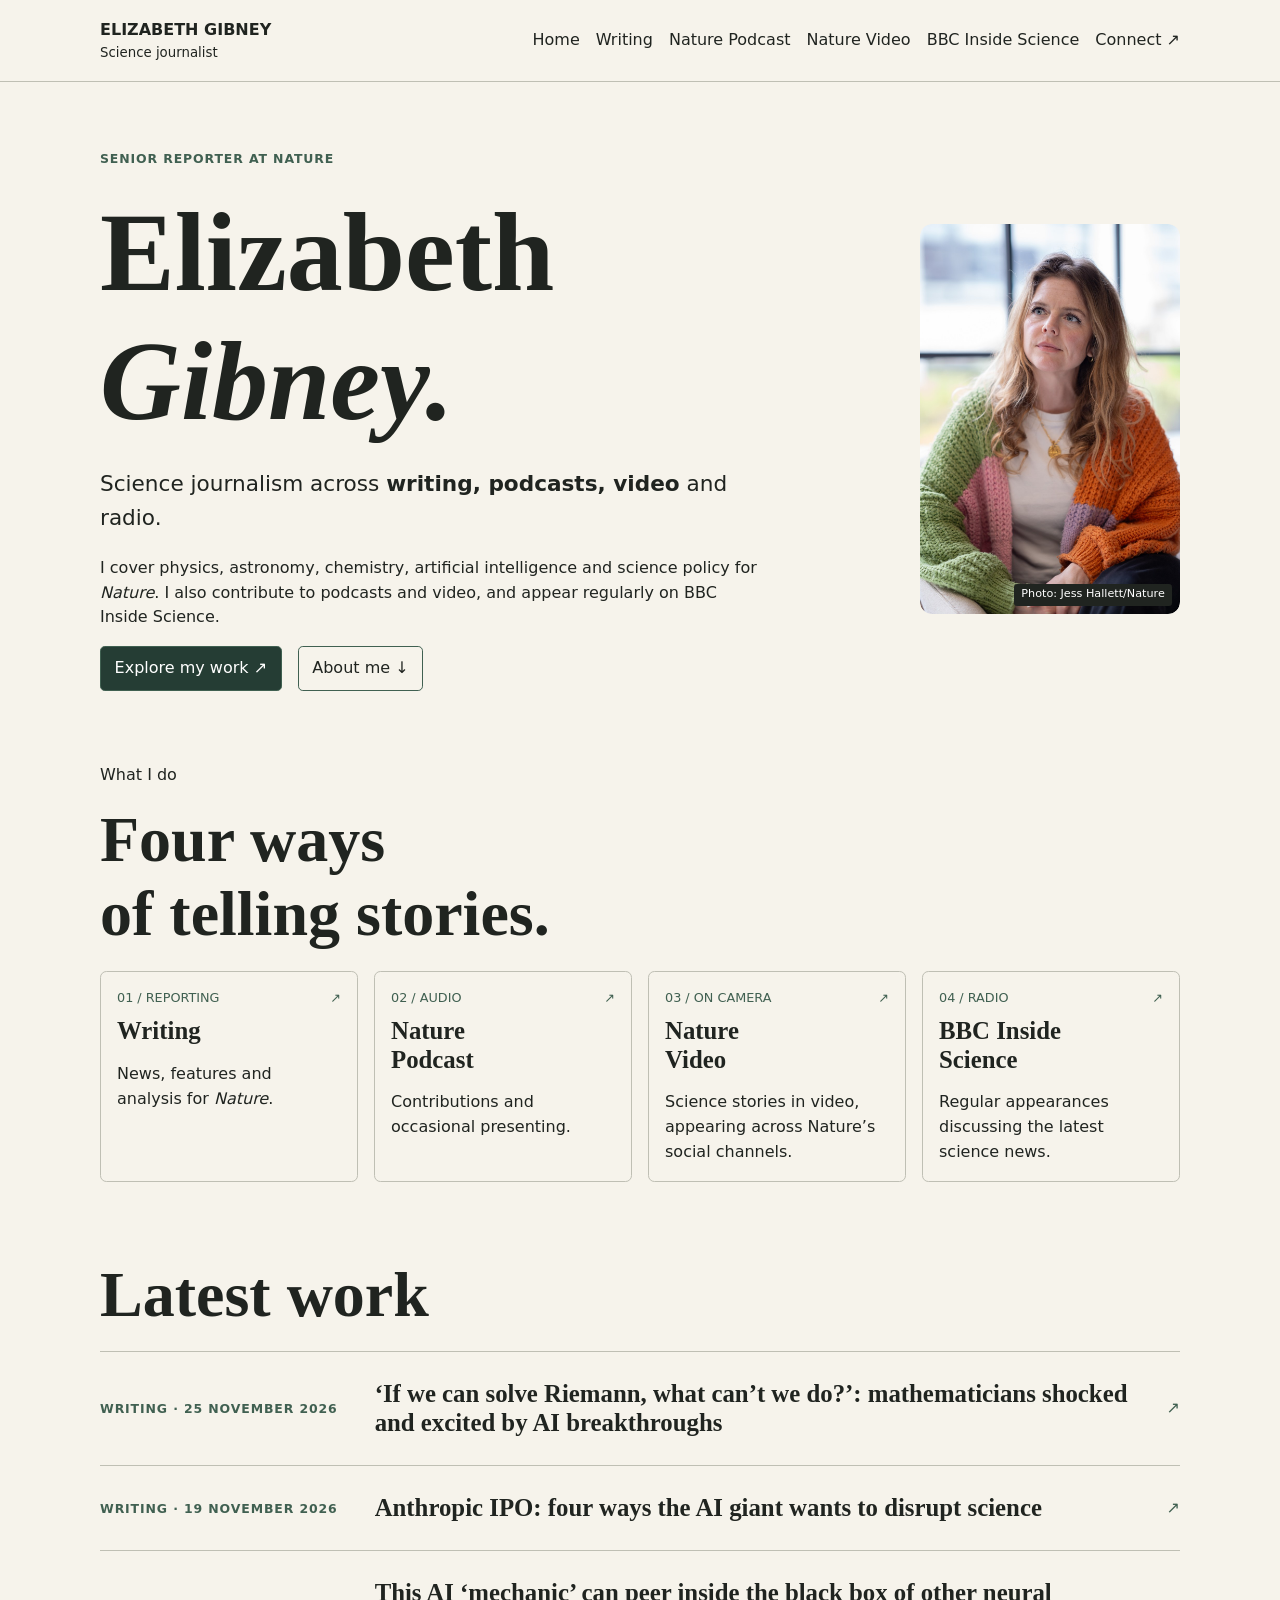
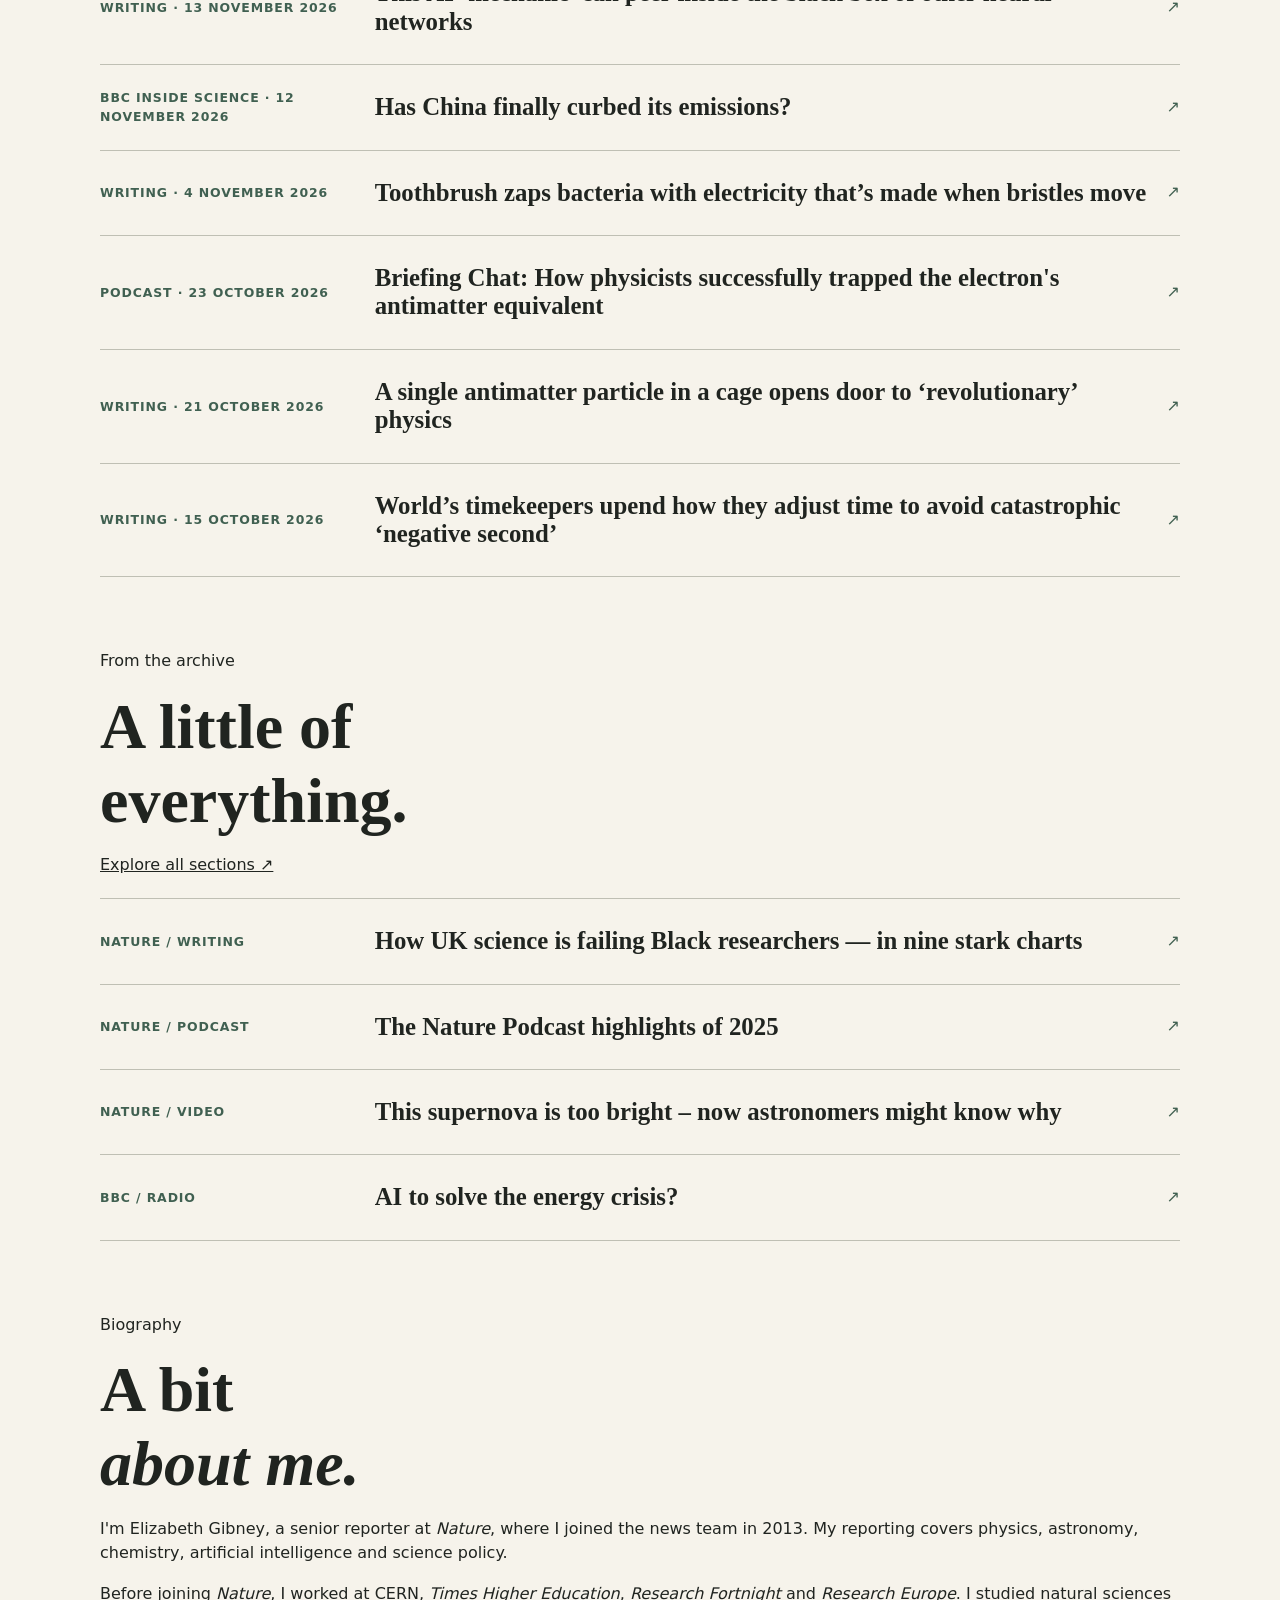
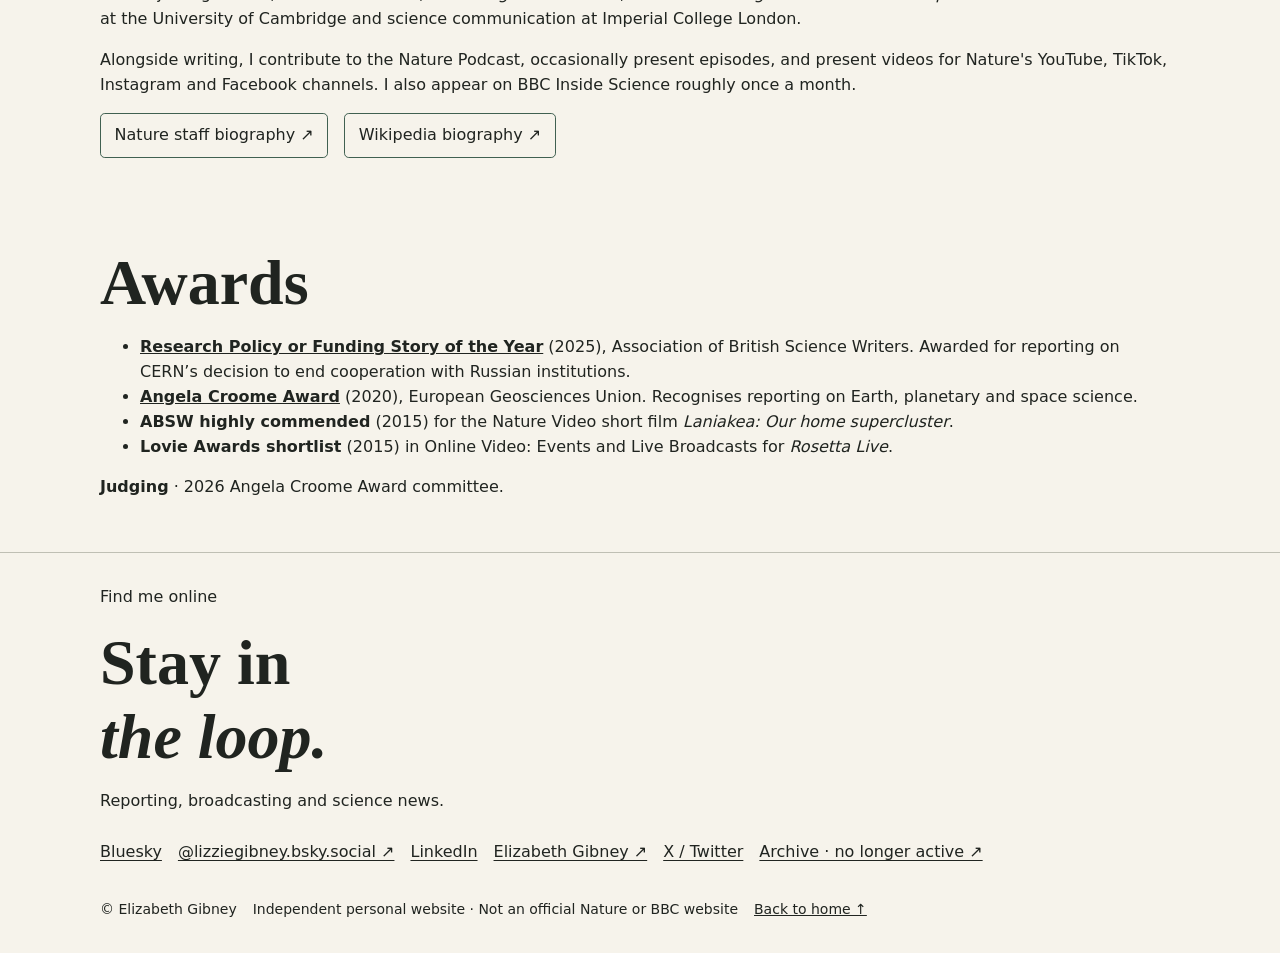
<file: index.html>
<!doctype html><html lang="en-GB"><head><meta charset="UTF-8"/><meta name="viewport" content="width=device-width,initial-scale=1"/><meta name="theme-color" content="#f5f3ed"/><meta name="description" content="Elizabeth Gibney is a senior reporter at Nature, working across science reporting, podcasts, video and BBC Inside Science."/><title>Home | Elizabeth Gibney</title><link rel="stylesheet" href="assets/style.css"/><link rel="preconnect" href="https://fonts.googleapis.com"/><link rel="preconnect" href="https://fonts.gstatic.com" crossorigin/><script type="application/ld+json">{"@context": "https://schema.org", "@type": "Person", "name": "Elizabeth Gibney", "alternateName": "Lizzie Gibney", "jobTitle": "Senior Reporter", "worksFor": {"@type": "Organization", "name": "Nature", "url": "https://www.nature.com"}, "sameAs": ["https://bsky.app/profile/lizziegibney.bsky.social", "https://x.com/LizzieGibney"]}</script><style>.portrait-panel{position:relative;border-radius:12px;overflow:hidden}.portrait-credit{position:absolute;z-index:3;bottom:0;right:0;margin:.5rem;padding:.22rem .45rem;border-radius:.2rem;background:#202420;color:#fff;font: .7rem/1.3 system-ui,sans-serif}</style></head><body><a class="skip" href="#main">Skip to content</a>
<header class="site-head"><div class="shell head-in">
<a class="brand" href="index.html" aria-label="Elizabeth Gibney home"><span class="brand-mark">eg.</span><span class="brand-text"><strong>ELIZABETH GIBNEY</strong><small>Science journalist</small></span></a>
<nav class="main-nav" aria-label="Main navigation"><a href="index.html" aria-current="page">Home</a>
<a href="writing.html">Writing</a>
<a href="nature-podcast.html">Nature Podcast</a>
<a href="nature-video.html">Nature Video</a>
<a href="bbc-inside-science.html">BBC Inside Science</a><a class="nav-social" href="#connect">Connect ↗</a></nav>
</div></header><main id="main"><div class="shell"><section class="hero">
<div class="hero-copy"><span class="eyebrow">Senior reporter at Nature</span><h1>Elizabeth <em>Gibney.</em></h1><p class="hero-intro">Science journalism across <strong>writing, podcasts, video</strong> and radio.</p><p class="hero-sub">I cover physics, astronomy, chemistry, artificial intelligence and science policy for <i>Nature</i>. I also contribute to podcasts and video, and appear regularly on BBC Inside Science.</p>
<div class="actions"><a class="btn dark" href="writing.html">Explore my work <span class="arrow">↗</span></a><a class="btn light" href="#about">About me <span class="arrow">↓</span></a></div></div>
<div class="portrait-panel" aria-label="Portrait of Elizabeth Gibney"><div class="portrait-fallback" aria-hidden="true"><div class="initials">eg.</div><span>Elizabeth Gibney</span></div><img class="portrait-image" src="assets/elizabeth-gibney-portrait.jpg" alt="Elizabeth Gibney" onerror="this.classList.add('is-broken')"/><div class="portrait-stamp">PHYSICS<br>AI<br>POLICY</div><p class="portrait-credit">Photo: Jess Hallett/Nature</p></div>
</section><div class="rail" aria-label="Areas of work"><span>Reporting</span><span class="cross">✳</span><span>Podcasting</span><span class="cross">✳</span><span>Video</span><span class="cross">✳</span><span>Broadcasting</span></div>
<section class="explore"><div class="section-head"><div><span class="section-kicker">What I do</span><h2>Four ways<br>of telling stories.</h2></div></div>
<div class="explore-grid">
<a href="writing.html" class="explore-card"><div class="card-top"><span class="number">01 / REPORTING</span><span class="icon-circle">↗</span></div><div><h3>Writing</h3><p>News, features and analysis for <i>Nature</i>.</p></div></a>
<a href="nature-podcast.html" class="explore-card"><div class="card-top"><span class="number">02 / AUDIO</span><span class="icon-circle">↗</span></div><div><h3>Nature<br>Podcast</h3><p>Contributions and occasional presenting.</p></div></a>
<a href="nature-video.html" class="explore-card"><div class="card-top"><span class="number">03 / ON CAMERA</span><span class="icon-circle">↗</span></div><div><h3>Nature<br>Video</h3><p>Science stories in video, appearing across Nature’s social channels.</p></div></a>
<a href="bbc-inside-science.html" class="explore-card"><div class="card-top"><span class="number">04 / RADIO</span><span class="icon-circle">↗</span></div><div><h3>BBC Inside<br>Science</h3><p>Regular appearances discussing the latest science news.</p></div></a>
</div></section></div>
<div class="shell"><section class="featured" aria-labelledby="latest-work-title">
<div class="section-head"><h2 id="latest-work-title">Latest work</h2></div>
<div id="latest-work" class="feature-list">
<a class="feature-row" href="https://www.nature.com/articles/d41586-026-03679-8"><span class="feature-type">Writing · 13 November 2026</span><h3>This AI ‘mechanic’ can peer inside the black box of other neural networks</h3><span class="feature-arrow" aria-hidden="true">↗</span></a>
<a class="feature-row" href="https://www.tapesearch.com/episode/has-china-finally-curbed-its-emissions/ZoXg9T2BGuzzK2HQ4p8six"><span class="feature-type">BBC Inside Science · 12 November 2026</span><h3>Has China finally curbed its emissions?</h3><span class="feature-arrow" aria-hidden="true">↗</span></a>
<a class="feature-row" href="https://www.nature.com/articles/d41586-026-03586-y"><span class="feature-type">Writing · 4 November 2026</span><h3>Toothbrush zaps bacteria with electricity that’s made when bristles move</h3><span class="feature-arrow" aria-hidden="true">↗</span></a>
<a class="feature-row" href="https://www.nature.com/articles/d41586-026-03418-z"><span class="feature-type">Podcast · 23 October 2026</span><h3>Briefing Chat: How physicists successfully trapped the electron's antimatter equivalent</h3><span class="feature-arrow" aria-hidden="true">↗</span></a>
<a class="feature-row" href="https://www.nature.com/articles/d41586-026-03329-z"><span class="feature-type">Writing · 15 October 2026</span><h3>World’s timekeepers upend how they adjust time to avoid catastrophic ‘negative second’</h3><span class="feature-arrow" aria-hidden="true">↗</span></a>
<a class="feature-row" href="https://podcasts.apple.com/by/podcast/the-climate-changing-power-of-400-billion-toasters/id670199157?i=1000796541342"><span class="feature-type">BBC Inside Science · 15 October 2026</span><h3>The climate changing power of 400 billion toasters</h3><span class="feature-arrow" aria-hidden="true">↗</span></a>
<a class="feature-row" href="https://www.nature.com/articles/d41586-026-03247-0"><span class="feature-type">Writing · 14 October 2026</span><h3>Is this idea from AI or humans? A detector claims it can tell</h3><span class="feature-arrow" aria-hidden="true">↗</span></a>
</div>
</section></div>
<script src="assets/latest-work.js" defer></script>
<section class="featured"><div class="shell"><div class="section-head"><div><span class="section-kicker">From the archive</span><h2>A little of<br>everything.</h2></div><a class="right-link" href="writing.html">Explore all sections ↗</a></div><div id="archive-work" class="feature-list">
<a class="feature-row" href="https://www.nature.com/immersive/d41586-022-04386-w/index.html" target="_blank" rel="noopener noreferrer"><span class="feature-type">Nature / Writing</span><h3>How UK science is failing Black researchers — in nine stark charts</h3><span class="feature-arrow">↗</span></a>
<a class="feature-row" href="https://www.nature.com/articles/d41586-025-03756-4" target="_blank" rel="noopener noreferrer"><span class="feature-type">Nature / Podcast</span><h3>The Nature Podcast highlights of 2025</h3><span class="feature-arrow">↗</span></a>
<a class="feature-row" href="https://www.nature.com/articles/d41586-026-00801-8" target="_blank" rel="noopener noreferrer"><span class="feature-type">Nature / Video</span><h3>This supernova is too bright – now astronomers might know why</h3><span class="feature-arrow">↗</span></a>
<a class="feature-row" href="https://www.bbc.co.uk/sounds/play/w3ct9785" target="_blank" rel="noopener noreferrer"><span class="feature-type">BBC / Radio</span><h3>AI to solve the energy crisis?</h3><span class="feature-arrow">↗</span></a>
</div></div></section>
<div class="shell"><section class="about-section" id="about"><div><span class="section-kicker">Biography</span><h2>A bit<br><em>about me.</em></h2></div><div class="copy"><p>I'm Elizabeth Gibney, a senior reporter at <i>Nature</i>, where I joined the news team in 2013. My reporting covers physics, astronomy, chemistry, artificial intelligence and science policy.</p><p>Before joining <i>Nature</i>, I worked at CERN, <i>Times Higher Education</i>, <i>Research Fortnight</i> and <i>Research Europe</i>. I studied natural sciences at the University of Cambridge and science communication at Imperial College London.</p><p>Alongside writing, I contribute to the Nature Podcast, occasionally present episodes, and present videos for Nature's YouTube, TikTok, Instagram and Facebook channels. I also appear on BBC Inside Science roughly once a month.</p><div class="actions"><a href="https://www.nature.com/nature/editors" target="_blank" rel="noopener noreferrer" class="btn light">Nature staff biography <span class="arrow">↗</span></a><a href="https://en.wikipedia.org/wiki/Elizabeth_Gibney" target="_blank" rel="noopener noreferrer" class="btn light">Wikipedia biography <span class="arrow" aria-hidden="true">↗</span></a></div></div></section></div><div class="shell"><section class="about-section" id="awards" aria-labelledby="awards-title">
<div><h2 id="awards-title">Awards</h2></div>
<div class="copy"><ul>
<li><strong><a href="https://www.absw.org.uk/pages/meet-the-winners-2025">Research Policy or Funding Story of the Year</a></strong> (2025), Association of British Science Writers. Awarded for reporting on CERN’s decision to end cooperation with Russian institutions.</li>
<li><strong><a href="https://www.egu.eu/awards-medals/angela-croome-award/2020/elizabeth-gibney/">Angela Croome Award</a></strong> (2020), European Geosciences Union. Recognises reporting on Earth, planetary and space science.</li>
<li><strong>ABSW highly commended</strong> (2015) for the Nature Video short film <i>Laniakea: Our home supercluster</i>.</li>
<li><strong>Lovie Awards shortlist</strong> (2015) in Online Video: Events and Live Broadcasts for <i>Rosetta Live</i>.</li>
</ul>
<p><strong>Judging</strong> · 2026 Angela Croome Award committee.</p></div></section></div>
</main><footer id="connect" class="site-footer"><div class="shell">
<div class="footer-top"><div><span class="section-kicker">Find me online</span><h2>Stay in<br><em>the loop.</em></h2><p>Reporting, broadcasting and science news.</p></div>
<div class="social-list" aria-label="Social media">
<a class="social-item" href="https://bsky.app/profile/lizziegibney.bsky.social" target="_blank" rel="noopener noreferrer"><span>Bluesky</span><span>@lizziegibney.bsky.social ↗</span></a>
<a class="social-item" href="https://www.linkedin.com/in/elizabeth-gibney-nature" target="_blank" rel="noopener noreferrer"><span>LinkedIn</span><span>Elizabeth Gibney ↗</span></a>
<a class="social-item" href="https://x.com/LizzieGibney" target="_blank" rel="noopener noreferrer"><span>X / Twitter</span><span>Archive · no longer active ↗</span></a>
</div></div>
<div class="footer-bottom"><span>© Elizabeth Gibney</span><span>Independent personal website · Not an official Nature or BBC website</span><span><a href="index.html">Back to home ↑</a></span></div>
</div></footer></body></html>
</file>
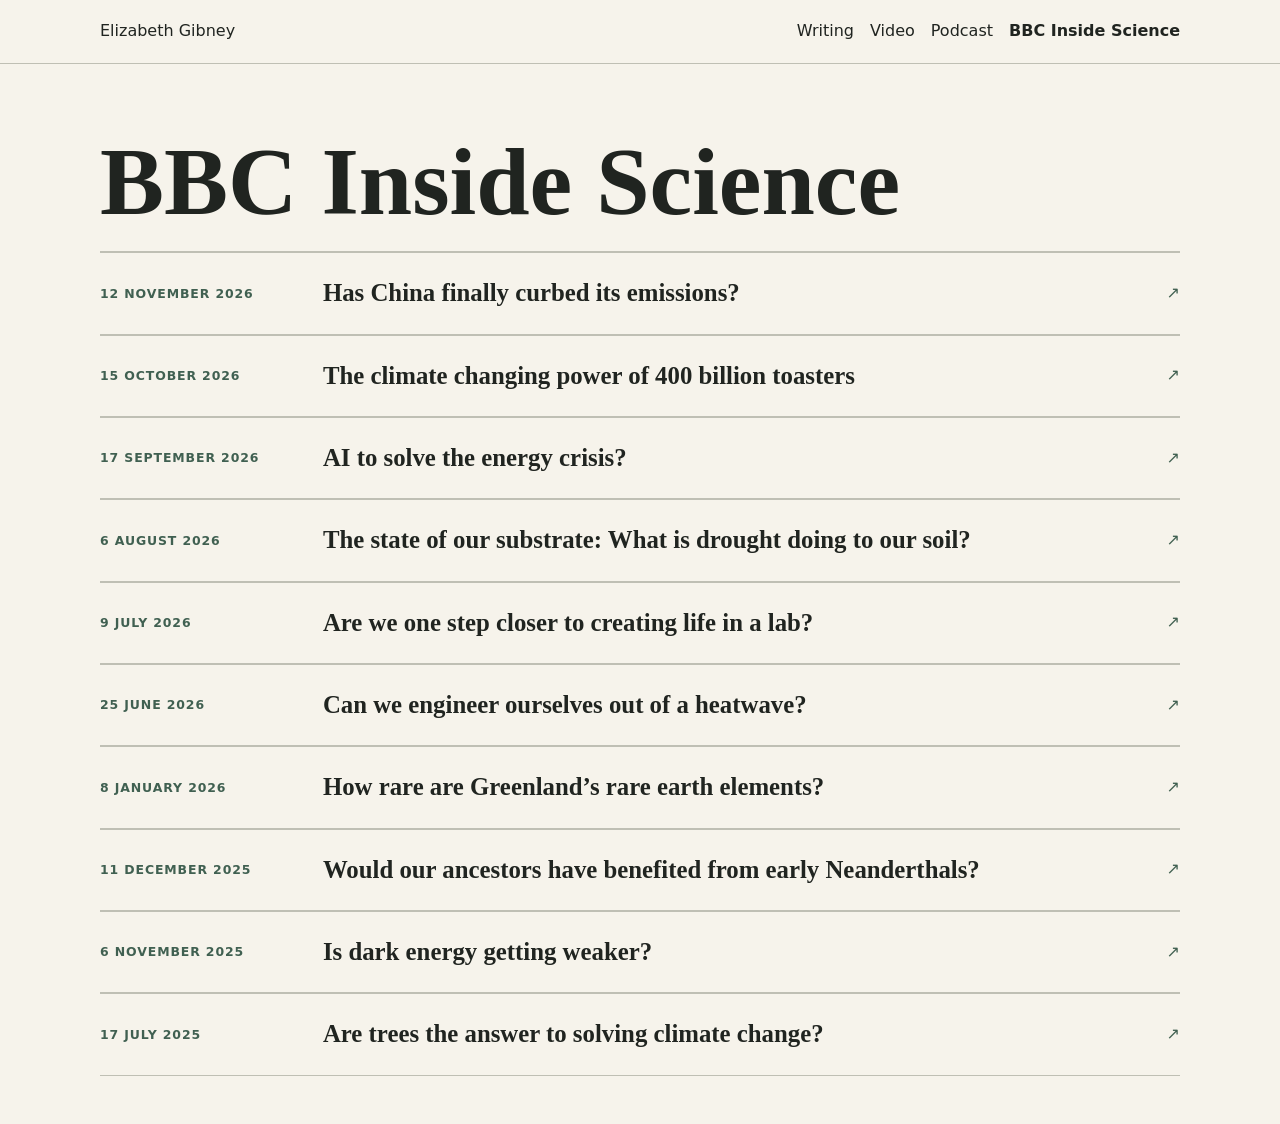
<file: bbc-inside-science.html>
<!doctype html>
<html lang="en-GB"><head><meta charset="utf-8"><meta name="viewport" content="width=device-width, initial-scale=1">
<title>BBC Inside Science | Elizabeth Gibney</title>
<link rel="stylesheet" href="assets/style.css"><link rel="stylesheet" href="assets/work-catalogue.css">
</head><body class="work-catalogue">
<header class="site-head"><div class="shell head-in"><a class="brand" href="index.html">Elizabeth Gibney</a>
<nav class="main-nav" aria-label="Work sections"><a href="writing.html">Writing</a>
<a href="nature-video.html">Video</a>
<a href="nature-podcast.html">Podcast</a>
<a href="bbc-inside-science.html" aria-current="page">BBC Inside Science</a></nav></div></header>
<main class="shell catalogue-main"><h1>BBC Inside Science</h1>
<div class="feature-list"><a class="feature-row" href="https://www.tapesearch.com/episode/has-china-finally-curbed-its-emissions/ZoXg9T2BGuzzK2HQ4p8six"><span class="feature-type">12 November 2026</span><h3>Has China finally curbed its emissions?</h3><span class="feature-arrow" aria-hidden="true">↗</span></a>
<a class="feature-row" href="https://podcasts.apple.com/by/podcast/the-climate-changing-power-of-400-billion-toasters/id670199157?i=1000796541342"><span class="feature-type">15 October 2026</span><h3>The climate changing power of 400 billion toasters</h3><span class="feature-arrow" aria-hidden="true">↗</span></a>
<a class="feature-row" href="https://www.bbc.co.uk/sounds/play/w3ct9785"><span class="feature-type">17 September 2026</span><h3>AI to solve the energy crisis?</h3><span class="feature-arrow" aria-hidden="true">↗</span></a>
<a class="feature-row" href="https://podcasts.apple.com/us/podcast/the-state-of-our-substrate-what-is-drought-doing-to-our-soil/id670199157?i=1000780308337"><span class="feature-type">6 August 2026</span><h3>The state of our substrate: What is drought doing to our soil?</h3><span class="feature-arrow" aria-hidden="true">↗</span></a>
<a class="feature-row" href="https://podwise.ai/episodes/8383011"><span class="feature-type">9 July 2026</span><h3>Are we one step closer to creating life in a lab?</h3><span class="feature-arrow" aria-hidden="true">↗</span></a>
<a class="feature-row" href="https://podcasts.apple.com/us/podcast/can-we-engineer-ourselves-out-of-a-heatwave/id670199157?i=1000774235493"><span class="feature-type">25 June 2026</span><h3>Can we engineer ourselves out of a heatwave?</h3><span class="feature-arrow" aria-hidden="true">↗</span></a>
<a class="feature-row" href="https://podfollow.com/bbc-inside-science/episode/f82b2794eeda6af39d3ab297e33a779a2a48407d/view"><span class="feature-type">8 January 2026</span><h3>How rare are Greenland’s rare earth elements?</h3><span class="feature-arrow" aria-hidden="true">↗</span></a>
<a class="feature-row" href="https://podcasts.apple.com/ie/podcast/would-our-ancestors-have-benefited-from-early-neanderthals/id670199157?i=1000740873652"><span class="feature-type">11 December 2025</span><h3>Would our ancestors have benefited from early Neanderthals?</h3><span class="feature-arrow" aria-hidden="true">↗</span></a>
<a class="feature-row" href="https://www.bbc.co.uk/programmes/w3ct8txj"><span class="feature-type">6 November 2025</span><h3>Is dark energy getting weaker?</h3><span class="feature-arrow" aria-hidden="true">↗</span></a>
<a class="feature-row" href="https://podcasts.apple.com/au/podcast/are-trees-the-answer-to-solving-climate-change/id670199157?i=1000713591345"><span class="feature-type">17 July 2025</span><h3>Are trees the answer to solving climate change?</h3><span class="feature-arrow" aria-hidden="true">↗</span></a></div></main></body></html>
</file>
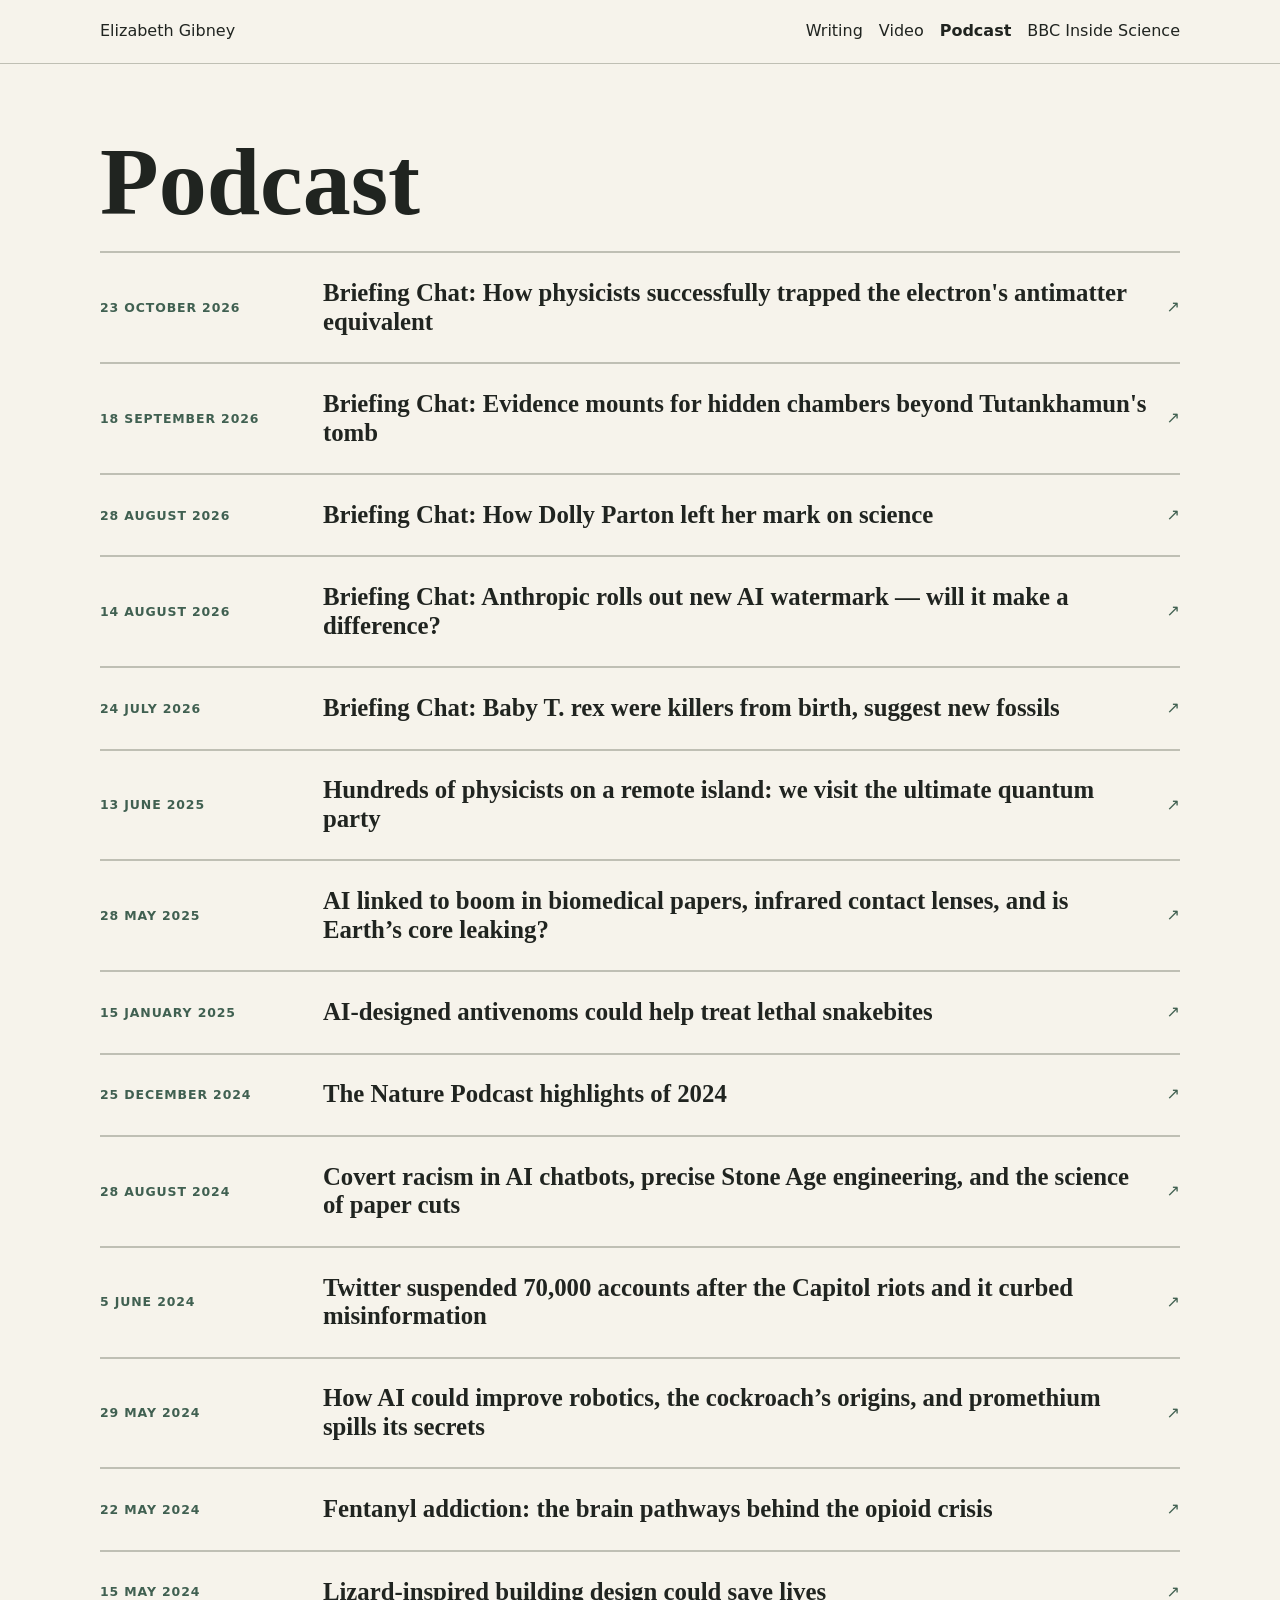
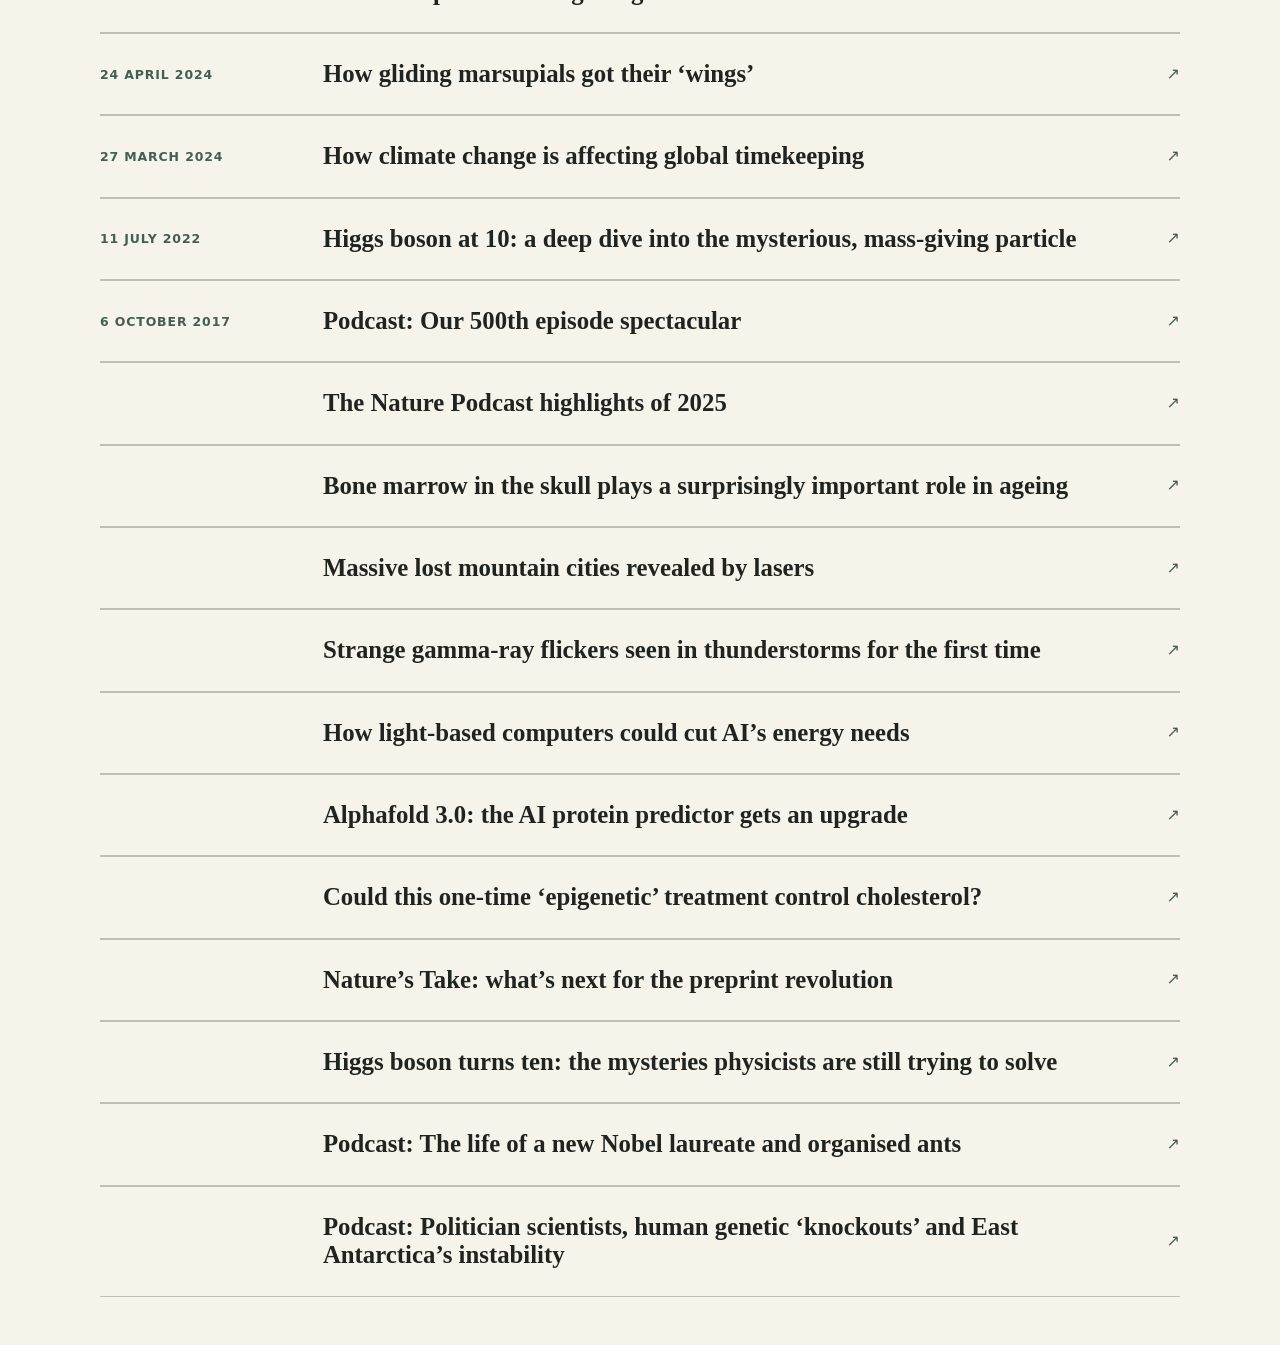
<file: nature-podcast.html>
<!doctype html>
<html lang="en-GB"><head><meta charset="utf-8"><meta name="viewport" content="width=device-width, initial-scale=1">
<title>Podcast | Elizabeth Gibney</title>
<link rel="stylesheet" href="assets/style.css"><link rel="stylesheet" href="assets/work-catalogue.css">
</head><body class="work-catalogue">
<header class="site-head"><div class="shell head-in"><a class="brand" href="index.html">Elizabeth Gibney</a>
<nav class="main-nav" aria-label="Work sections"><a href="writing.html">Writing</a>
<a href="nature-video.html">Video</a>
<a href="nature-podcast.html" aria-current="page">Podcast</a>
<a href="bbc-inside-science.html">BBC Inside Science</a></nav></div></header>
<main class="shell catalogue-main"><h1>Podcast</h1>
<div class="feature-list"><a class="feature-row" href="https://www.nature.com/articles/d41586-026-03418-z"><span class="feature-type">23 October 2026</span><h3>Briefing Chat: How physicists successfully trapped the electron's antimatter equivalent</h3><span class="feature-arrow" aria-hidden="true">↗</span></a>
<a class="feature-row" href="https://www.nature.com/articles/d41586-026-02984-6"><span class="feature-type">18 September 2026</span><h3>Briefing Chat: Evidence mounts for hidden chambers beyond Tutankhamun's tomb</h3><span class="feature-arrow" aria-hidden="true">↗</span></a>
<a class="feature-row" href="https://www.nature.com/articles/d41586-026-02732-w"><span class="feature-type">28 August 2026</span><h3>Briefing Chat: How Dolly Parton left her mark on science</h3><span class="feature-arrow" aria-hidden="true">↗</span></a>
<a class="feature-row" href="https://www.nature.com/articles/d41586-026-02562-w"><span class="feature-type">14 August 2026</span><h3>Briefing Chat: Anthropic rolls out new AI watermark — will it make a difference?</h3><span class="feature-arrow" aria-hidden="true">↗</span></a>
<a class="feature-row" href="https://www.nature.com/articles/d41586-026-02338-2"><span class="feature-type">24 July 2026</span><h3>Briefing Chat: Baby T. rex were killers from birth, suggest new fossils</h3><span class="feature-arrow" aria-hidden="true">↗</span></a>
<a class="feature-row" href="https://www.nature.com/articles/d41586-025-01863-w"><span class="feature-type">13 June 2025</span><h3>Hundreds of physicists on a remote island: we visit the ultimate quantum party</h3><span class="feature-arrow" aria-hidden="true">↗</span></a>
<a class="feature-row" href="https://www.nature.com/articles/d41586-025-01673-0"><span class="feature-type">28 May 2025</span><h3>AI linked to boom in biomedical papers, infrared contact lenses, and is Earth’s core leaking?</h3><span class="feature-arrow" aria-hidden="true">↗</span></a>
<a class="feature-row" href="https://www.nature.com/articles/d41586-025-00134-y"><span class="feature-type">15 January 2025</span><h3>AI-designed antivenoms could help treat lethal snakebites</h3><span class="feature-arrow" aria-hidden="true">↗</span></a>
<a class="feature-row" href="https://www.nature.com/articles/d41586-024-03981-3"><span class="feature-type">25 December 2024</span><h3>The Nature Podcast highlights of 2024</h3><span class="feature-arrow" aria-hidden="true">↗</span></a>
<a class="feature-row" href="https://www.nature.com/articles/d41586-024-02806-7"><span class="feature-type">28 August 2024</span><h3>Covert racism in AI chatbots, precise Stone Age engineering, and the science of paper cuts</h3><span class="feature-arrow" aria-hidden="true">↗</span></a>
<a class="feature-row" href="https://www.nature.com/articles/d41586-024-01690-5"><span class="feature-type">5 June 2024</span><h3>Twitter suspended 70,000 accounts after the Capitol riots and it curbed misinformation</h3><span class="feature-arrow" aria-hidden="true">↗</span></a>
<a class="feature-row" href="https://www.nature.com/articles/d41586-024-01610-7"><span class="feature-type">29 May 2024</span><h3>How AI could improve robotics, the cockroach’s origins, and promethium spills its secrets</h3><span class="feature-arrow" aria-hidden="true">↗</span></a>
<a class="feature-row" href="https://www.nature.com/articles/d41586-024-01541-3"><span class="feature-type">22 May 2024</span><h3>Fentanyl addiction: the brain pathways behind the opioid crisis</h3><span class="feature-arrow" aria-hidden="true">↗</span></a>
<a class="feature-row" href="https://www.nature.com/articles/d41586-024-01448-z"><span class="feature-type">15 May 2024</span><h3>Lizard-inspired building design could save lives</h3><span class="feature-arrow" aria-hidden="true">↗</span></a>
<a class="feature-row" href="https://www.nature.com/articles/d41586-024-01230-1"><span class="feature-type">24 April 2024</span><h3>How gliding marsupials got their ‘wings’</h3><span class="feature-arrow" aria-hidden="true">↗</span></a>
<a class="feature-row" href="https://www.youtube.com/watch?v=js7FjLL2WY4"><span class="feature-type">27 March 2024</span><h3>How climate change is affecting global timekeeping</h3><span class="feature-arrow" aria-hidden="true">↗</span></a>
<a class="feature-row" href="https://www.nature.com/articles/d41586-022-01880-z"><span class="feature-type">11 July 2022</span><h3>Higgs boson at 10: a deep dive into the mysterious, mass-giving particle</h3><span class="feature-arrow" aria-hidden="true">↗</span></a>
<a class="feature-row" href="https://www.nature.com/articles/d41586-019-03422-6"><span class="feature-type">6 October 2017</span><h3>Podcast: Our 500th episode spectacular</h3><span class="feature-arrow" aria-hidden="true">↗</span></a>
<a class="feature-row" href="https://www.nature.com/articles/d41586-025-03756-4"><span class="feature-type"></span><h3>The Nature Podcast highlights of 2025</h3><span class="feature-arrow" aria-hidden="true">↗</span></a>
<a class="feature-row" href="https://www.nature.com/articles/d41586-024-03730-6"><span class="feature-type"></span><h3>Bone marrow in the skull plays a surprisingly important role in ageing</h3><span class="feature-arrow" aria-hidden="true">↗</span></a>
<a class="feature-row" href="https://www.nature.com/articles/d41586-024-03463-6"><span class="feature-type"></span><h3>Massive lost mountain cities revealed by lasers</h3><span class="feature-arrow" aria-hidden="true">↗</span></a>
<a class="feature-row" href="https://www.nature.com/articles/d41586-024-03223-6"><span class="feature-type"></span><h3>Strange gamma-ray flickers seen in thunderstorms for the first time</h3><span class="feature-arrow" aria-hidden="true">↗</span></a>
<a class="feature-row" href="https://www.nature.com/articles/d41586-024-02517-z"><span class="feature-type"></span><h3>How light-based computers could cut AI’s energy needs</h3><span class="feature-arrow" aria-hidden="true">↗</span></a>
<a class="feature-row" href="https://www.nature.com/articles/d41586-024-01385-x"><span class="feature-type"></span><h3>Alphafold 3.0: the AI protein predictor gets an upgrade</h3><span class="feature-arrow" aria-hidden="true">↗</span></a>
<a class="feature-row" href="https://www.nature.com/articles/d41586-024-00609-4"><span class="feature-type"></span><h3>Could this one-time ‘epigenetic’ treatment control cholesterol?</h3><span class="feature-arrow" aria-hidden="true">↗</span></a>
<a class="feature-row" href="https://www.nature.com/articles/d41586-022-01985-5"><span class="feature-type"></span><h3>Nature’s Take: what’s next for the preprint revolution</h3><span class="feature-arrow" aria-hidden="true">↗</span></a>
<a class="feature-row" href="https://www.nature.com/articles/d41586-022-01872-z"><span class="feature-type"></span><h3>Higgs boson turns ten: the mysteries physicists are still trying to solve</h3><span class="feature-arrow" aria-hidden="true">↗</span></a>
<a class="feature-row" href="https://www.nature.com/articles/d41586-018-07011-x"><span class="feature-type"></span><h3>Podcast: The life of a new Nobel laureate and organised ants</h3><span class="feature-arrow" aria-hidden="true">↗</span></a>
<a class="feature-row" href="https://www.nature.com/articles/d41586-019-03092-4"><span class="feature-type"></span><h3>Podcast: Politician scientists, human genetic ‘knockouts’ and East Antarctica’s instability</h3><span class="feature-arrow" aria-hidden="true">↗</span></a></div></main></body></html>
</file>
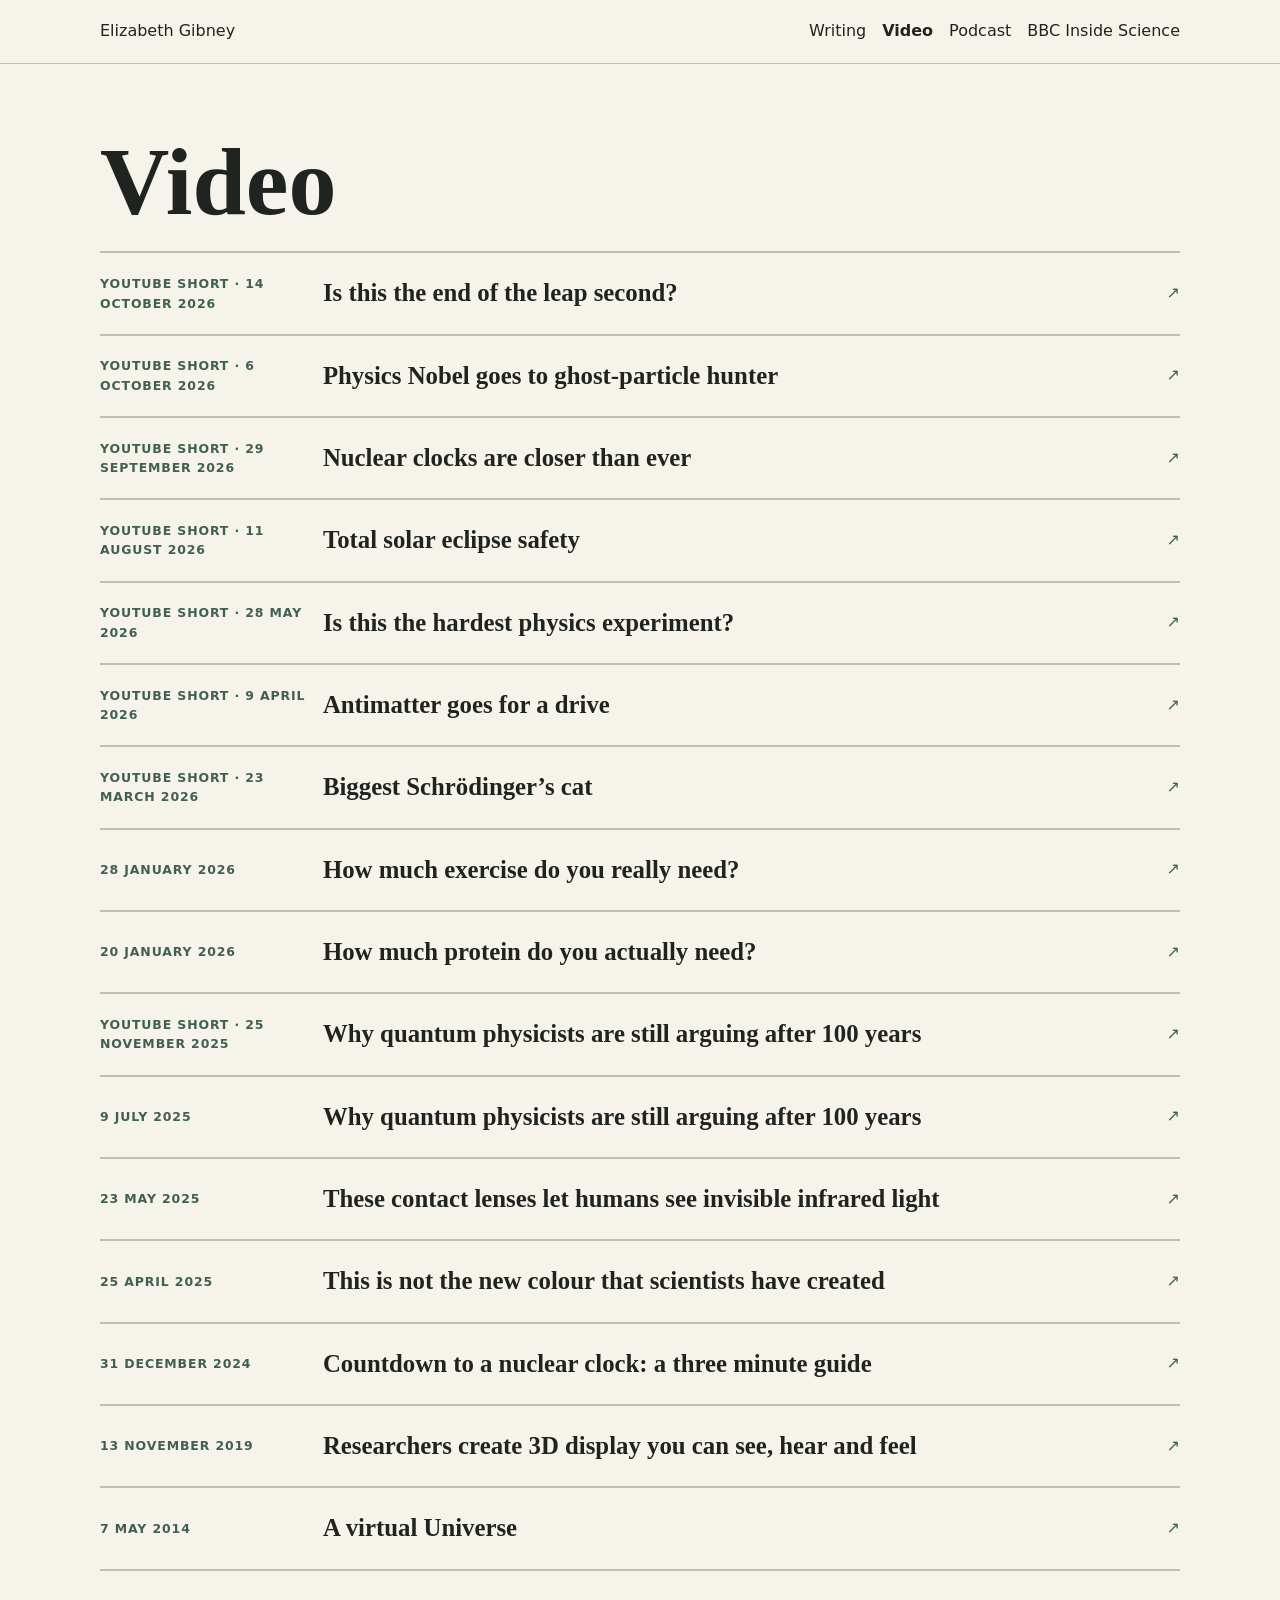
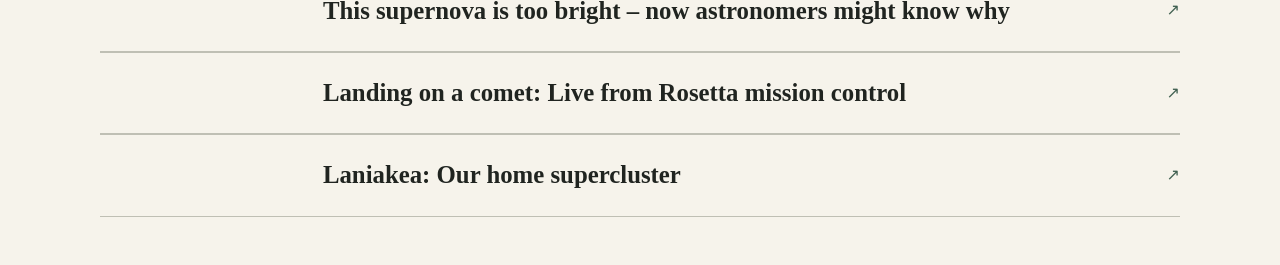
<file: nature-video.html>
<!doctype html>
<html lang="en-GB"><head><meta charset="utf-8"><meta name="viewport" content="width=device-width, initial-scale=1">
<title>Video | Elizabeth Gibney</title>
<link rel="stylesheet" href="assets/style.css"><link rel="stylesheet" href="assets/work-catalogue.css">
</head><body class="work-catalogue">
<header class="site-head"><div class="shell head-in"><a class="brand" href="index.html">Elizabeth Gibney</a>
<nav class="main-nav" aria-label="Work sections"><a href="writing.html">Writing</a>
<a href="nature-video.html" aria-current="page">Video</a>
<a href="nature-podcast.html">Podcast</a>
<a href="bbc-inside-science.html">BBC Inside Science</a></nav></div></header>
<main class="shell catalogue-main"><h1>Video</h1>
<div class="feature-list"><a class="feature-row has-thumbnail" href="https://www.youtube.com/shorts/0LHaFybUEYQ"><img class="video-thumbnail" src="https://i.ytimg.com/vi/0LHaFybUEYQ/mqdefault.jpg" width="320" height="180" alt="" loading="lazy" decoding="async" onerror="this.remove()"><span class="feature-type">YouTube Short · 14 October 2026</span><h3>Is this the end of the leap second?</h3><span class="feature-arrow" aria-hidden="true">↗</span></a>
<a class="feature-row has-thumbnail" href="https://www.youtube.com/shorts/u29qHcrSgm0"><img class="video-thumbnail" src="https://i.ytimg.com/vi/u29qHcrSgm0/mqdefault.jpg" width="320" height="180" alt="" loading="lazy" decoding="async" onerror="this.remove()"><span class="feature-type">YouTube Short · 6 October 2026</span><h3>Physics Nobel goes to ghost-particle hunter</h3><span class="feature-arrow" aria-hidden="true">↗</span></a>
<a class="feature-row has-thumbnail" href="https://www.youtube.com/shorts/B7ZfZ8u6R5Y"><img class="video-thumbnail" src="https://i.ytimg.com/vi/B7ZfZ8u6R5Y/mqdefault.jpg" width="320" height="180" alt="" loading="lazy" decoding="async" onerror="this.remove()"><span class="feature-type">YouTube Short · 29 September 2026</span><h3>Nuclear clocks are closer than ever</h3><span class="feature-arrow" aria-hidden="true">↗</span></a>
<a class="feature-row has-thumbnail" href="https://www.youtube.com/shorts/13d62WyM7HU"><img class="video-thumbnail" src="https://i.ytimg.com/vi/13d62WyM7HU/mqdefault.jpg" width="320" height="180" alt="" loading="lazy" decoding="async" onerror="this.remove()"><span class="feature-type">YouTube Short · 11 August 2026</span><h3>Total solar eclipse safety</h3><span class="feature-arrow" aria-hidden="true">↗</span></a>
<a class="feature-row has-thumbnail" href="https://www.youtube.com/shorts/vksqpcfd2eI"><img class="video-thumbnail" src="https://i.ytimg.com/vi/vksqpcfd2eI/mqdefault.jpg" width="320" height="180" alt="" loading="lazy" decoding="async" onerror="this.remove()"><span class="feature-type">YouTube Short · 28 May 2026</span><h3>Is this the hardest physics experiment?</h3><span class="feature-arrow" aria-hidden="true">↗</span></a>
<a class="feature-row has-thumbnail" href="https://www.youtube.com/shorts/O4_XUObffPk"><img class="video-thumbnail" src="https://i.ytimg.com/vi/O4_XUObffPk/mqdefault.jpg" width="320" height="180" alt="" loading="lazy" decoding="async" onerror="this.remove()"><span class="feature-type">YouTube Short · 9 April 2026</span><h3>Antimatter goes for a drive</h3><span class="feature-arrow" aria-hidden="true">↗</span></a>
<a class="feature-row has-thumbnail" href="https://www.youtube.com/shorts/W9lVNgMppek"><img class="video-thumbnail" src="https://i.ytimg.com/vi/W9lVNgMppek/mqdefault.jpg" width="320" height="180" alt="" loading="lazy" decoding="async" onerror="this.remove()"><span class="feature-type">YouTube Short · 23 March 2026</span><h3>Biggest Schrödinger’s cat</h3><span class="feature-arrow" aria-hidden="true">↗</span></a>
<a class="feature-row has-thumbnail" href="https://www.nature.com/articles/d41586-026-00273-w"><img class="video-thumbnail" src="https://i.ytimg.com/vi/jskktKzWfys/mqdefault.jpg" width="320" height="180" alt="" loading="lazy" decoding="async" onerror="this.remove()"><span class="feature-type">28 January 2026</span><h3>How much exercise do you really need?</h3><span class="feature-arrow" aria-hidden="true">↗</span></a>
<a class="feature-row has-thumbnail" href="https://www.nature.com/articles/d41586-026-00151-5"><img class="video-thumbnail" src="https://i.ytimg.com/vi/5NnxgAsIYJQ/mqdefault.jpg" width="320" height="180" alt="" loading="lazy" decoding="async" onerror="this.remove()"><span class="feature-type">20 January 2026</span><h3>How much protein do you actually need?</h3><span class="feature-arrow" aria-hidden="true">↗</span></a>
<a class="feature-row has-thumbnail" href="https://www.youtube.com/shorts/oPXSm9cGsE0"><img class="video-thumbnail" src="https://i.ytimg.com/vi/oPXSm9cGsE0/mqdefault.jpg" width="320" height="180" alt="" loading="lazy" decoding="async" onerror="this.remove()"><span class="feature-type">YouTube Short · 25 November 2025</span><h3>Why quantum physicists are still arguing after 100 years</h3><span class="feature-arrow" aria-hidden="true">↗</span></a>
<a class="feature-row has-thumbnail" href="https://www.nature.com/articles/d41586-025-02178-6"><img class="video-thumbnail" src="https://i.ytimg.com/vi/9QcNMZrjNDg/mqdefault.jpg" width="320" height="180" alt="" loading="lazy" decoding="async" onerror="this.remove()"><span class="feature-type">9 July 2025</span><h3>Why quantum physicists are still arguing after 100 years</h3><span class="feature-arrow" aria-hidden="true">↗</span></a>
<a class="feature-row" href="https://www.nature.com/articles/d41586-025-01651-6"><span class="feature-type">23 May 2025</span><h3>These contact lenses let humans see invisible infrared light</h3><span class="feature-arrow" aria-hidden="true">↗</span></a>
<a class="feature-row" href="https://www.nature.com/articles/d41586-025-01319-1"><span class="feature-type">25 April 2025</span><h3>This is not the new colour that scientists have created</h3><span class="feature-arrow" aria-hidden="true">↗</span></a>
<a class="feature-row has-thumbnail" href="https://www.youtube.com/watch?v=uF-rZEVySE8"><img class="video-thumbnail" src="https://i.ytimg.com/vi/uF-rZEVySE8/mqdefault.jpg" width="320" height="180" alt="" loading="lazy" decoding="async" onerror="this.remove()"><span class="feature-type">31 December 2024</span><h3>Countdown to a nuclear clock: a three minute guide</h3><span class="feature-arrow" aria-hidden="true">↗</span></a>
<a class="feature-row" href="https://www.nature.com/articles/d41586-019-03508-1"><span class="feature-type">13 November 2019</span><h3>Researchers create 3D display you can see, hear and feel</h3><span class="feature-arrow" aria-hidden="true">↗</span></a>
<a class="feature-row" href="https://www.nature.com/articles/d41586-019-00415-3"><span class="feature-type">7 May 2014</span><h3>A virtual Universe</h3><span class="feature-arrow" aria-hidden="true">↗</span></a>
<a class="feature-row" href="https://www.nature.com/articles/d41586-026-00801-8"><span class="feature-type"></span><h3>This supernova is too bright – now astronomers might know why</h3><span class="feature-arrow" aria-hidden="true">↗</span></a>
<a class="feature-row has-thumbnail" href="https://www.nature.com/articles/nature.2014.16286"><img class="video-thumbnail" src="https://i.ytimg.com/vi/9EHiWJ91lEA/mqdefault.jpg" width="320" height="180" alt="" loading="lazy" decoding="async" onerror="this.remove()"><span class="feature-type"></span><h3>Landing on a comet: Live from Rosetta mission control</h3><span class="feature-arrow" aria-hidden="true">↗</span></a>
<a class="feature-row has-thumbnail" href="https://www.youtube.com/watch?v=rENyyRwxpHo"><img class="video-thumbnail" src="https://i.ytimg.com/vi/rENyyRwxpHo/mqdefault.jpg" width="320" height="180" alt="" loading="lazy" decoding="async" onerror="this.remove()"><span class="feature-type"></span><h3>Laniakea: Our home supercluster</h3><span class="feature-arrow" aria-hidden="true">↗</span></a></div></main></body></html>
</file>
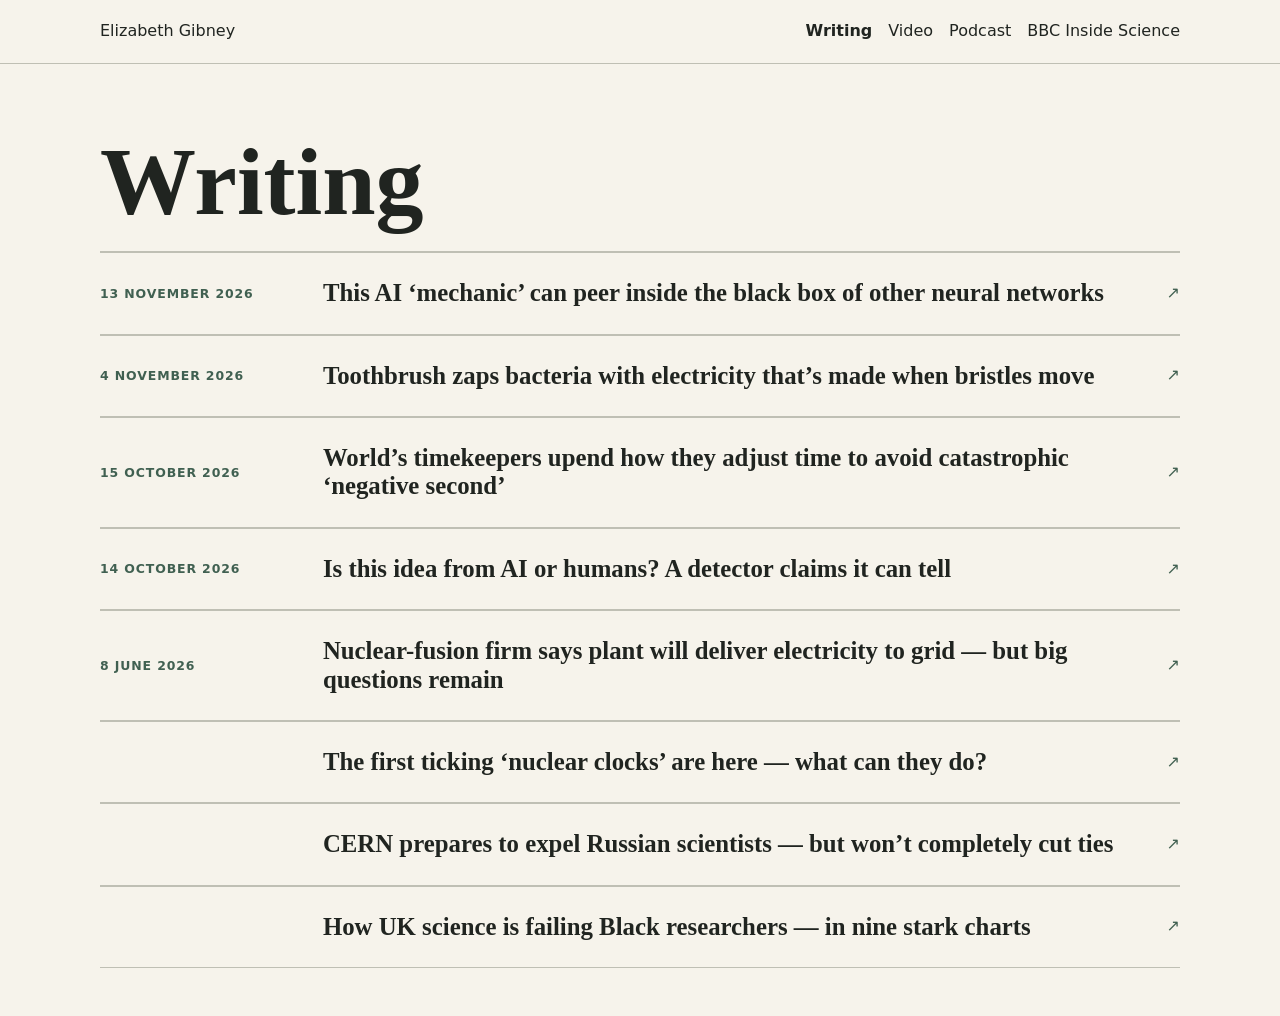
<file: writing.html>
<!doctype html>
<html lang="en-GB"><head><meta charset="utf-8"><meta name="viewport" content="width=device-width, initial-scale=1">
<title>Writing | Elizabeth Gibney</title>
<link rel="stylesheet" href="assets/style.css"><link rel="stylesheet" href="assets/work-catalogue.css">
</head><body class="work-catalogue">
<header class="site-head"><div class="shell head-in"><a class="brand" href="index.html">Elizabeth Gibney</a>
<nav class="main-nav" aria-label="Work sections"><a href="writing.html" aria-current="page">Writing</a>
<a href="nature-video.html">Video</a>
<a href="nature-podcast.html">Podcast</a>
<a href="bbc-inside-science.html">BBC Inside Science</a></nav></div></header>
<main class="shell catalogue-main"><h1>Writing</h1>
<div class="feature-list"><a class="feature-row" href="https://www.nature.com/articles/d41586-026-03679-8"><span class="feature-type">13 November 2026</span><h3>This AI ‘mechanic’ can peer inside the black box of other neural networks</h3><span class="feature-arrow" aria-hidden="true">↗</span></a>
<a class="feature-row" href="https://www.nature.com/articles/d41586-026-03586-y"><span class="feature-type">4 November 2026</span><h3>Toothbrush zaps bacteria with electricity that’s made when bristles move</h3><span class="feature-arrow" aria-hidden="true">↗</span></a>
<a class="feature-row" href="https://www.nature.com/articles/d41586-026-03329-z"><span class="feature-type">15 October 2026</span><h3>World’s timekeepers upend how they adjust time to avoid catastrophic ‘negative second’</h3><span class="feature-arrow" aria-hidden="true">↗</span></a>
<a class="feature-row" href="https://www.nature.com/articles/d41586-026-03247-0"><span class="feature-type">14 October 2026</span><h3>Is this idea from AI or humans? A detector claims it can tell</h3><span class="feature-arrow" aria-hidden="true">↗</span></a>
<a class="feature-row" href="https://www.nature.com/articles/d41586-026-01795-z"><span class="feature-type">8 June 2026</span><h3>Nuclear-fusion firm says plant will deliver electricity to grid — but big questions remain</h3><span class="feature-arrow" aria-hidden="true">↗</span></a>
<a class="feature-row" href="https://www.nature.com/articles/d41586-026-01909-7"><span class="feature-type"></span><h3>The first ticking ‘nuclear clocks’ are here — what can they do?</h3><span class="feature-arrow" aria-hidden="true">↗</span></a>
<a class="feature-row" href="https://www.nature.com/articles/d41586-024-02982-6"><span class="feature-type"></span><h3>CERN prepares to expel Russian scientists — but won’t completely cut ties</h3><span class="feature-arrow" aria-hidden="true">↗</span></a>
<a class="feature-row" href="https://www.nature.com/immersive/d41586-022-04386-w/index.html"><span class="feature-type"></span><h3>How UK science is failing Black researchers — in nine stark charts</h3><span class="feature-arrow" aria-hidden="true">↗</span></a></div></main></body></html>
</file>
<file: assets/style.css>
*{box-sizing:border-box}body{margin:0;background:#f6f3eb;color:#202420;font:16px/1.55 system-ui,sans-serif}a{color:inherit}.shell{width:min(1080px,calc(100% - 48px));margin:auto}.site-head{border-bottom:1px solid #bfbfb4}.head-in{display:flex;justify-content:space-between;align-items:center;gap:16px;padding:18px 0}.brand,.main-nav a{text-decoration:none}.brand-text small{display:block}.brand-mark{display:none}.main-nav{display:flex;flex-wrap:wrap;gap:16px}.hero{padding:64px 0 48px;display:grid;grid-template-columns:1fr minmax(160px,260px);gap:32px;align-items:center}.portrait-image{width:100%;height:auto;display:block;border-radius:12px}.portrait-image.is-broken,.portrait-stamp,.portrait-fallback{display:none}.portrait-panel:has(.is-broken) .portrait-fallback{display:block;padding:2rem;background:#e6e9e0;border-radius:12px}.hero-copy{max-width:660px}.eyebrow,.feature-type{font-size:.78rem;font-weight:700;text-transform:uppercase;letter-spacing:.07em;color:#406051}h1,h2,h3{font-family:Georgia,serif;line-height:1.15}h1{font-size:clamp(3rem,9vw,7rem);margin:.15em 0}h2{font-size:clamp(2rem,5vw,4rem);margin:.25em 0}h3{margin:.4em 0;font-size:1.55rem}.hero-intro{font-size:1.35rem}.feature-list{border-top:1px solid #bfbfb4}.feature-row{display:grid;grid-template-columns:minmax(120px,1fr) 3fr auto;gap:16px;align-items:center;border-bottom:1px solid #bfbfb4;padding:18px 0;text-decoration:none}.feature-row:hover h3{text-decoration:underline}.featured,.about-section{padding:36px 0}.site-footer{padding:32px 0;border-top:1px solid #bfbfb4}.skip{position:absolute;left:-1000px}.skip:focus{left:1rem}.section-head{margin-bottom:20px}.preview-note{color:#406051}.social-item{display:inline-flex;flex-wrap:wrap;gap:.5rem 1rem;padding:.65rem 0;text-underline-offset:.2em}.rail,.social-list .unlinked{display:none}@media(max-width:620px){.hero{grid-template-columns:1fr}.portrait-panel{max-width:220px}.feature-row{grid-template-columns:1fr auto}.feature-type{grid-column:1/-1}.head-in{display:block}.main-nav{margin-top:12px}}
a:focus-visible { outline: 2px solid #406051; outline-offset: 4px; }
.actions, .social-list { display: flex; flex-wrap: wrap; gap: .75rem 1rem; }
.btn { display: inline-block; padding: .55rem .85rem; border: 1px solid #406051; border-radius: .3rem; text-decoration: none; }
.btn.dark { background: #253d34; color: #fff; }
.explore { padding-block: 1.5rem; }
.explore-grid { display: grid; grid-template-columns: repeat(auto-fit, minmax(min(100%, 210px), 1fr)); gap: 1rem; }
.explore-card { padding: 1rem; border: 1px solid #bfbfb4; border-radius: .4rem; text-decoration: none; }
.explore-card:hover, .btn.light:hover { background: #e6e9e0; }
.card-top { display: flex; justify-content: space-between; color: #406051; font-size: .8rem; }
.explore-card p { margin-bottom: 0; }
.feature-arrow { color: #406051; }
.footer-bottom { display: flex; flex-wrap: wrap; gap: .5rem 1rem; margin-top: 1.5rem; font-size: .875rem; }
</file>
<file: assets/work-catalogue.css>
.work-catalogue { margin: 0; background: #f6f3eb; color: #202420; font-family: system-ui, sans-serif; }
.work-catalogue a { color: inherit; }
.work-catalogue .shell { width: min(1080px, calc(100% - 48px)); margin-inline: auto; }
.work-catalogue .head-in { display: flex; flex-wrap: wrap; justify-content: space-between; gap: 1rem; padding-block: 1.2rem; }
.work-catalogue .main-nav { display: flex; flex-wrap: wrap; gap: 1rem; }
.work-catalogue [aria-current="page"] { font-weight: 700; }
.work-catalogue .catalogue-main { padding-block: 3rem; }
.work-catalogue h1, .work-catalogue h3 { font-family: Georgia, serif; line-height: 1.15; }
.work-catalogue h1 { font-size: clamp(3rem, 8vw, 6rem); }
.work-catalogue .feature-row { display: grid; grid-template-columns: minmax(8rem, 1fr) 4fr auto; align-items: center; gap: 1rem; padding-block: 1rem; border-top: 1px solid #bfbfb4; text-decoration: none; }
.work-catalogue .feature-row:hover h3 { text-decoration: underline; }
@media (max-width: 580px) {
  .work-catalogue .feature-row { grid-template-columns: 1fr auto; }
  .work-catalogue .feature-type { grid-column: 1 / -1; }
}
.feature-row.has-thumbnail:has(.video-thumbnail) {
  grid-template-columns: clamp(6rem, 18vw, 10rem) 1fr 3fr auto;
}
.video-thumbnail {
  display: block;
  width: 100%;
  height: auto;
  border-radius: .35rem;
  background: #e6e9e0;
}
@media (max-width: 580px) {
  .feature-row.has-thumbnail:has(.video-thumbnail) {
    grid-template-columns: 6rem minmax(0, 1fr) auto;
    gap: .5rem .75rem;
  }
  .has-thumbnail .video-thumbnail { grid-row: span 2; }
  .feature-row.has-thumbnail:has(.video-thumbnail) .feature-type { grid-column: 2 / -1; }
}
</file>
